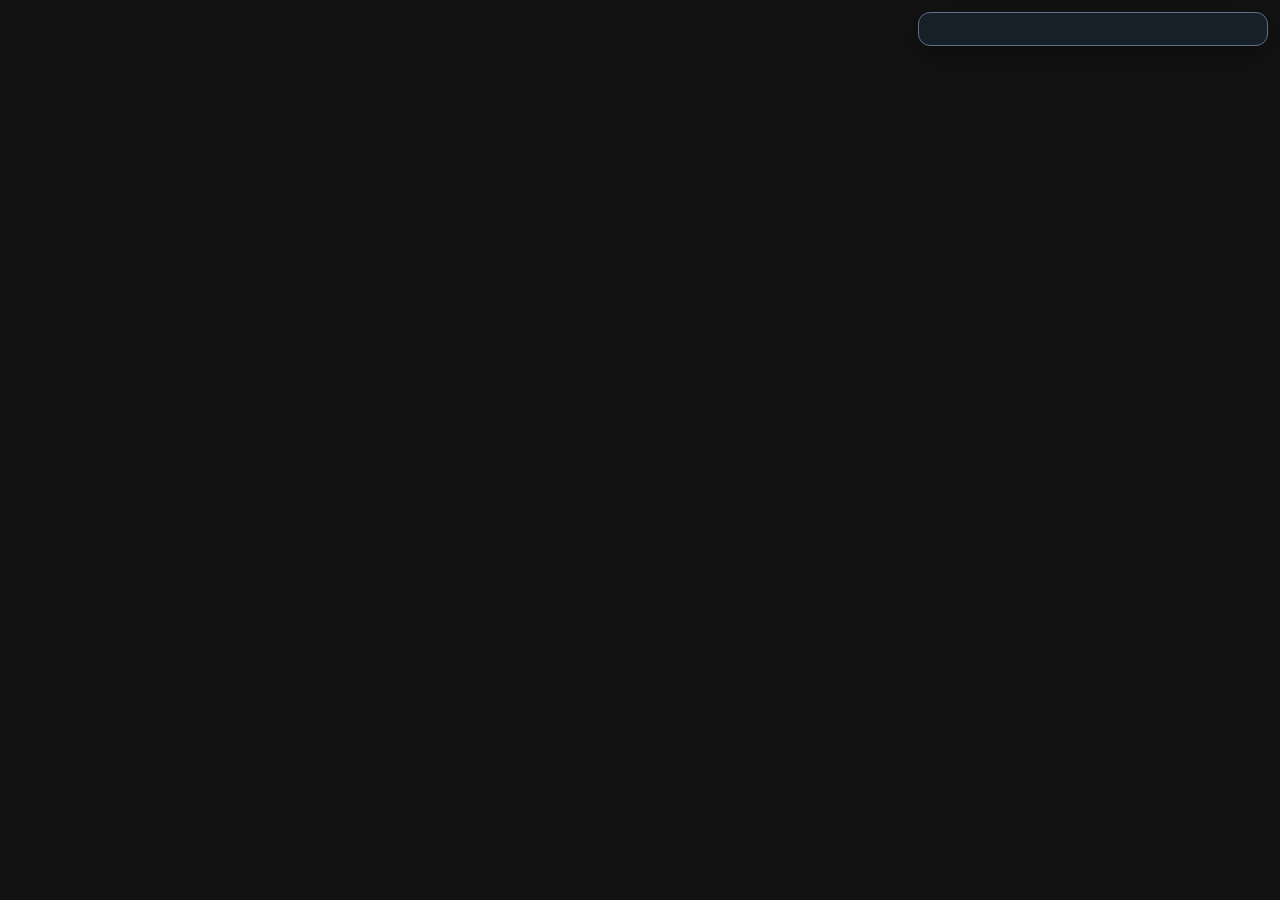
<file: index.html>
<!doctype html>
<html lang="ja">
<head>
<meta charset="utf-8">
<meta http-equiv="refresh" content="0; url=viewer/index.html">
<title>コハク — 2D VTuber モデル</title>
</head>
<body><a href="viewer/index.html">ビューアを開く</a></body>
</html>
</file>
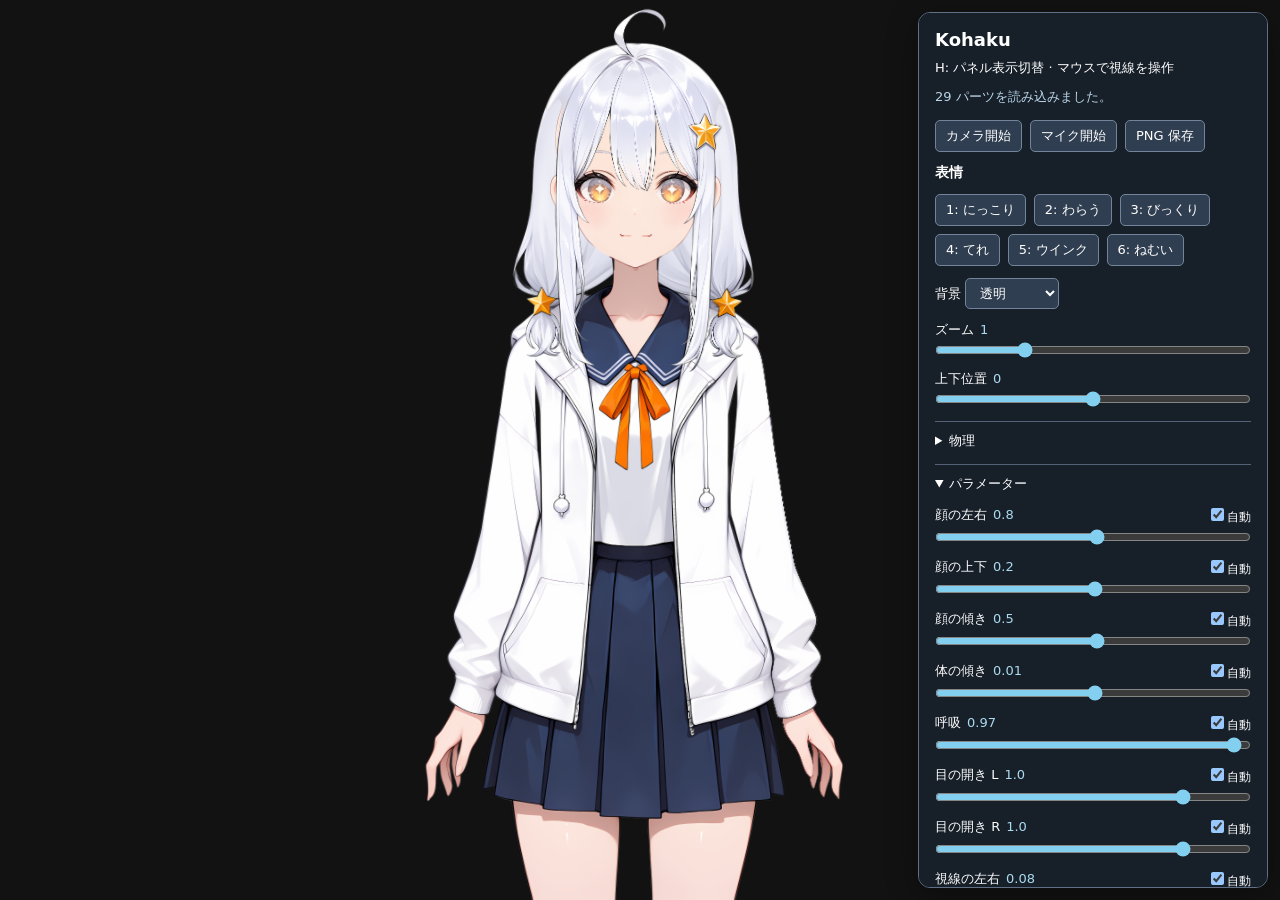
<file: viewer/index.html>
<!doctype html>
<html lang="ja">
<head>
  <meta charset="utf-8">
  <meta name="viewport" content="width=device-width, initial-scale=1">
  <title>2D VTuber ビューアー</title>
  <link rel="stylesheet" href="./style.css">
</head>
<body>
  <canvas id="stage" aria-label="VTuber モデル"></canvas>
  <aside id="panel" aria-label="操作パネル"></aside>
  <div id="notice" role="status" aria-live="polite" hidden></div>
  <script type="module" src="./main.js"></script>
</body>
</html>
</file>
<file: viewer/style.css>
:root { color-scheme: dark; font-family: system-ui, sans-serif; }
* { box-sizing: border-box; }
html, body { width: 100%; height: 100%; margin: 0; overflow: hidden; background: transparent; }
#stage { display: block; width: 100%; height: 100%; touch-action: none; }
#panel { position: fixed; top: 12px; right: 12px; width: min(350px, calc(100vw - 24px)); max-height: calc(100vh - 24px); overflow: auto; padding: 16px; background: #18202bef; border: 1px solid #607087; border-radius: 12px; box-shadow: 0 8px 32px #0005; font-size: 13px; }
[hidden] { display: none !important; }
h1 { font-size: 18px; margin: 0 0 8px; }
h2 { font-size: 14px; margin: 12px 0 4px; }
p { margin: 8px 0; line-height: 1.6; }
button, select { font: inherit; padding: 6px 10px; border-radius: 5px; border: 1px solid #73849a; background: #303e51; color: white; }
button { cursor: pointer; }
button:disabled { opacity: .5; cursor: wait; }
.buttons { display: flex; flex-wrap: wrap; gap: 8px; margin: 12px 0; }
button[aria-pressed=true] { background: #295b72; border-color: #83cfef; box-shadow: 0 0 0 1px #83cfef; }
.control { display: grid; grid-template-columns: 1fr auto; align-items: center; gap: 3px 8px; margin: 12px 0; }
.control > input[type=range] { grid-column: 1 / -1; width: 100%; margin: 0; accent-color: #83cfef; }
.control output { font-variant-numeric: tabular-nums; margin-left: 6px; color: #abdbef; }
.auto { font-size: 12px; white-space: nowrap; }
.part { display: block; margin: 7px 0; overflow-wrap: anywhere; }
details { border-top: 1px solid #546177; padding-top: 10px; margin-top: 14px; }
summary { cursor: pointer; }
.status { color: #bad6e7; white-space: pre-wrap; overflow-wrap: anywhere; }
.error { color: #ffb5a7; }
#notice { position: fixed; bottom: 16px; left: 16px; max-width: min(560px, calc(100vw - 32px)); border-radius: 8px; background: #18202bef; color: #ffb5a7; padding: 12px; white-space: pre-wrap; }
</file>
